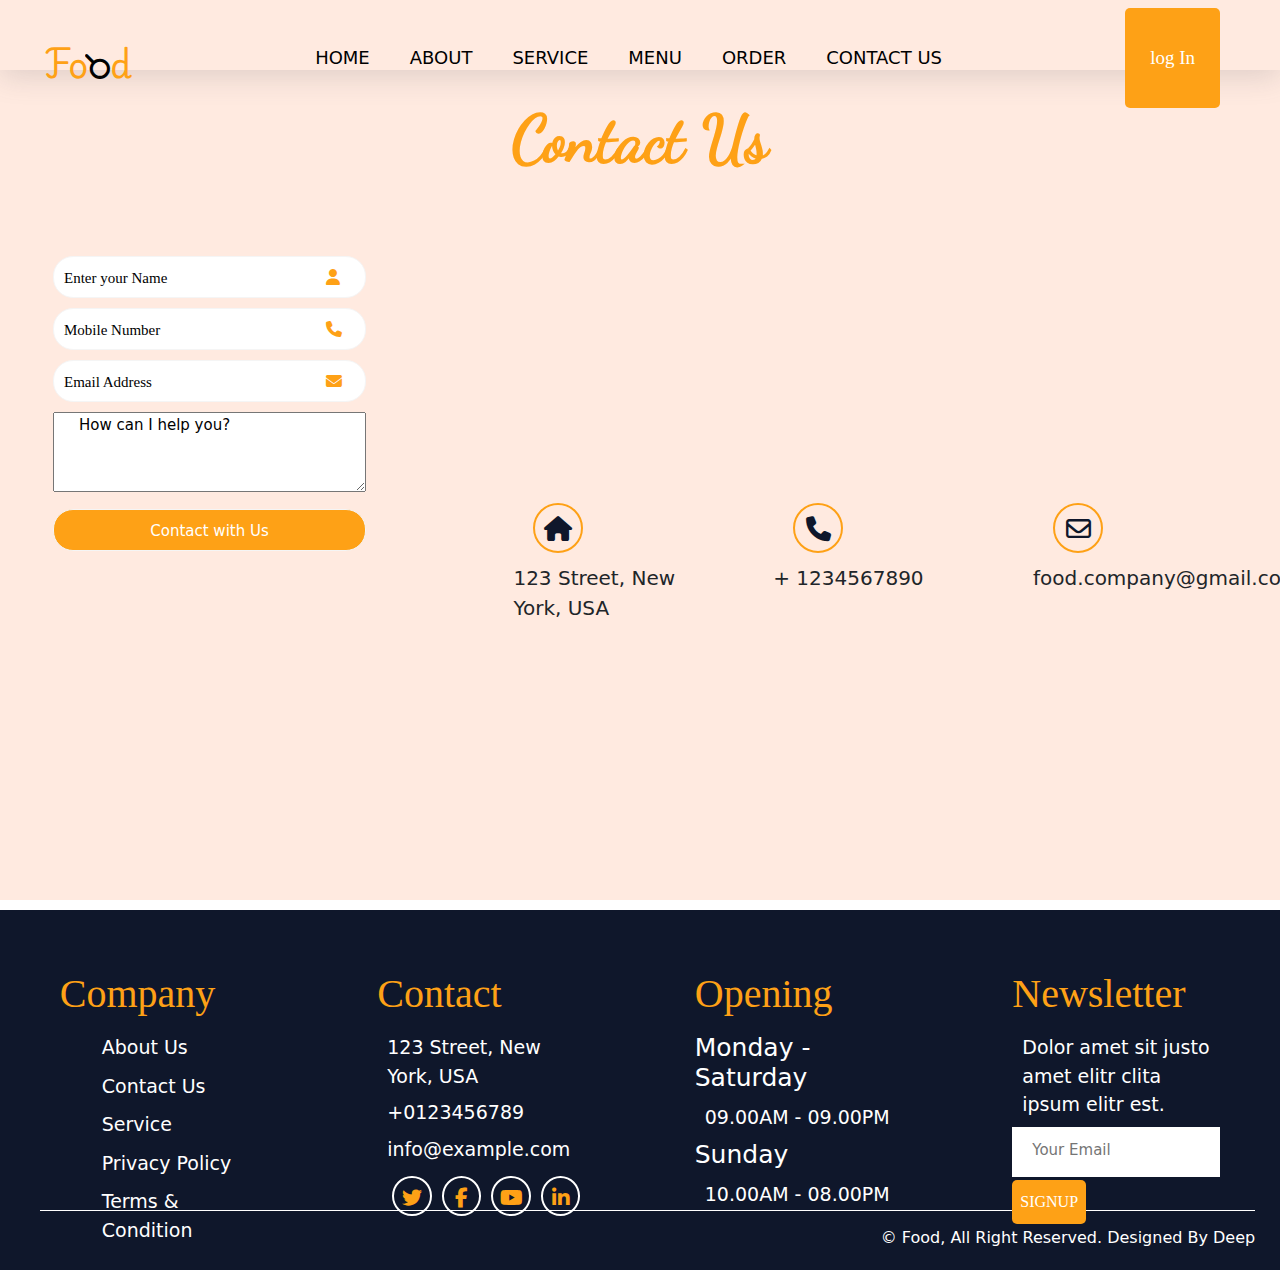
<file: contact_us.html>
<!DOCTYPE html>
<html lang="en">
<head>
    <meta charset="UTF-8">
    <meta name="viewport" content="width=device-width, initial-scale=1.0">
    
    <link rel="stylesheet" href="assets/css/style.css">
    <title>Food</title>
    <link rel="stylesheet" href="https://cdnjs.cloudflare.com/ajax/libs/font-awesome/6.7.2/css/all.min.css" integrity="sha512-Evv84Mr4kqVGRNSgIGL/F/aIDqQb7xQ2vcrdIwxfjThSH8CSR7PBEakCr51Ck+w+/U6swU2Im1vVX0SVk9ABhg==" crossorigin="anonymous" referrerpolicy="no-referrer" />
    <link rel="icon" type="icon" href="assets/image/logo.png">
    <link href="https://cdn.jsdellvr.net/npm/bootstrap@5.3.3/dist/css/bootstrap.min.css" rel="stylesheet" integrity="sha384-QWTKZyjpPEjISv5WaRU9OFeRpok6YctnYmDr5pNlyT2bRjXh0JMhjY6hW+ALEwIH" crossorigin="anonymous">

</head>
<body>
    <section class="first">
        <div class="navbar">
            <h1 class="logo">Fo<i class="fa-solid fa-magnifying-glass fa-flip-both fa-xs"></i>d</h1>
            <ul class="navhover">
               <li id="fli"><a href="index.html">HOME</a></li>
                <li><a href="about_us.html">ABOUT</a></li>
                <li><a href="service.html">SERVICE</a></li>
                <li><a href="menu.html">MENU</a></li>
                <li><a href="order.html">ORDER</a></li>
                <li><a href="contact_us.html">CONTACT US</a></li>
            </ul>
            <ul class="button">
                <li id="signin"><a href="login.html"><button>log In</button></a></li>
            </ul>
        </div>

       <div class="contact_us">
           <div class="content_title">
               <h1>Contact Us</h1>
           </div>
           <div class="content_body">
               <div class="content-left">
                   <form>
                    <div class="input-box">
                       <input type="text" name="name" id="name" placeholder="Enter your Name"><i class="fa-solid fa-user"></i>
                    </div>
                    <div class="input-box">
                       <input type="text" name="name" id="num" placeholder="Mobile Number" required><i class="fa-solid fa-phone"></i>
                    </div>
                    <div class="input-box">
                       <input type="email" name="name" id="email" placeholder="Email Address" required><i class="fa-solid fa-envelope"></i>
                    </div>
                       <textarea placeholder="How can I help you?" id="text"></textarea>
                       <button onclick="return contact()">Contact with Us</button>
                   </form>
               </div>
               <div class="content-right">
                   <div class="loction">
                   <iframe src="https://www.google.com/maps/embed?pb=!1m18!1m12!1m3!1d117910.10395507283!2d88.20891424335935!3d22.553254499999987!2m3!1f0!2f0!3f0!3m2!1i1024!2i768!4f13.1!3m3!1m2!1s0x3a0271de3fbdb269%3A0x753e86928d24828!2sThe%20Saffron%20Tree!5e0!3m2!1sen!2sin!4v1720778957232!5m2!1sen!2sin" width="100%" height="250px" style="border:0;" allowfullscreen="" loading="lazy" referrerpolicy="no-referrer-when-downgrade"></iframe>
                   
                    </div>
                   <div class="contact-items">
                        <div class="cbox">
                            <div class="con-icon">
                                <i class="fa-solid fa-home"></i>
                            </div>
                            <p>123 Street, New York, USA</p>
                        </div>
                        <div class="cbox">
                            <div class="con-icon">
                                <i class="fa-solid fa-phone"></i>
                            </div>
                            <p>+ 1234567890</p>
                        </div>
                        <div class="cbox">
                            <div class="con-icon">
                                <i class="fa-regular fa-envelope"></i>
                            </div>
                            <p>food.company@gmail.com</p>
                        </div>
                   </div>
               </div>
           </div>
       </div>

        <div class="footer">
            <div class="fcon">
                <div class="box">
                    <h1>Company</h1>
                    <ul>
                        <li><a href="about_us.html">About Us</a></li>
                        <li><a href="contact_us.html">Contact Us</a></li>
                        <li><a href="service.html">Service</a></li>
                        <li><a href="">Privacy Policy</a></li>
                        <li><a href="">Terms & Condition</a></li>
                    </ul>
                </div>
                <div class="box">
                    <h1>Contact</h1>
                    <p>123 Street, New York, USA</p>
                    <p>+0123456789</p>
                    <p>info@example.com</p>
                    <div class="contact-icons">
                        <div class="f-icon">
                            <a href=""><i class="fab fa-twitter"></i></a>
                        </div>
                        <div class="f-icon">
                            <a href=""><i class="fab fa-facebook-f"></i></a>
                        </div>
                        <div class="f-icon">
                            <a href=""><i class="fab fa-youtube"></i></a>
                        </div>
                        <div class="f-icon">
                            <a href=""><i class="fab fa-linkedin-in"></i></a>
                        </div>
                    </div>
                </div>
                <div class="box">
                    <h1>Opening</h1>
                    <h3>Monday - Saturday</h3>
                    <p>09.00AM - 09.00PM</p>
                    <h3>Sunday</h3>
                    <p>10.00AM - 08.00PM</p>
                </div>
                <div class="box">
                    <h1>Newsletter</h1>
                    <p>Dolor amet sit justo amet elitr clita ipsum elitr est.</p>
                    <div class="new-input">
                        <input type="email" placeholder="Your Email">
                        <button><a href="login.html">SIGNUP</a></button>
                    </div>
                </div>
            </div>
            <div class="copy">
                <p>&copy; Food, All Right Reserved. Designed By Deep</p>
            </div>
        </div>

    </section>
    <script src="assets/javascript/script.js"></script>
</body>
</html>
</file>
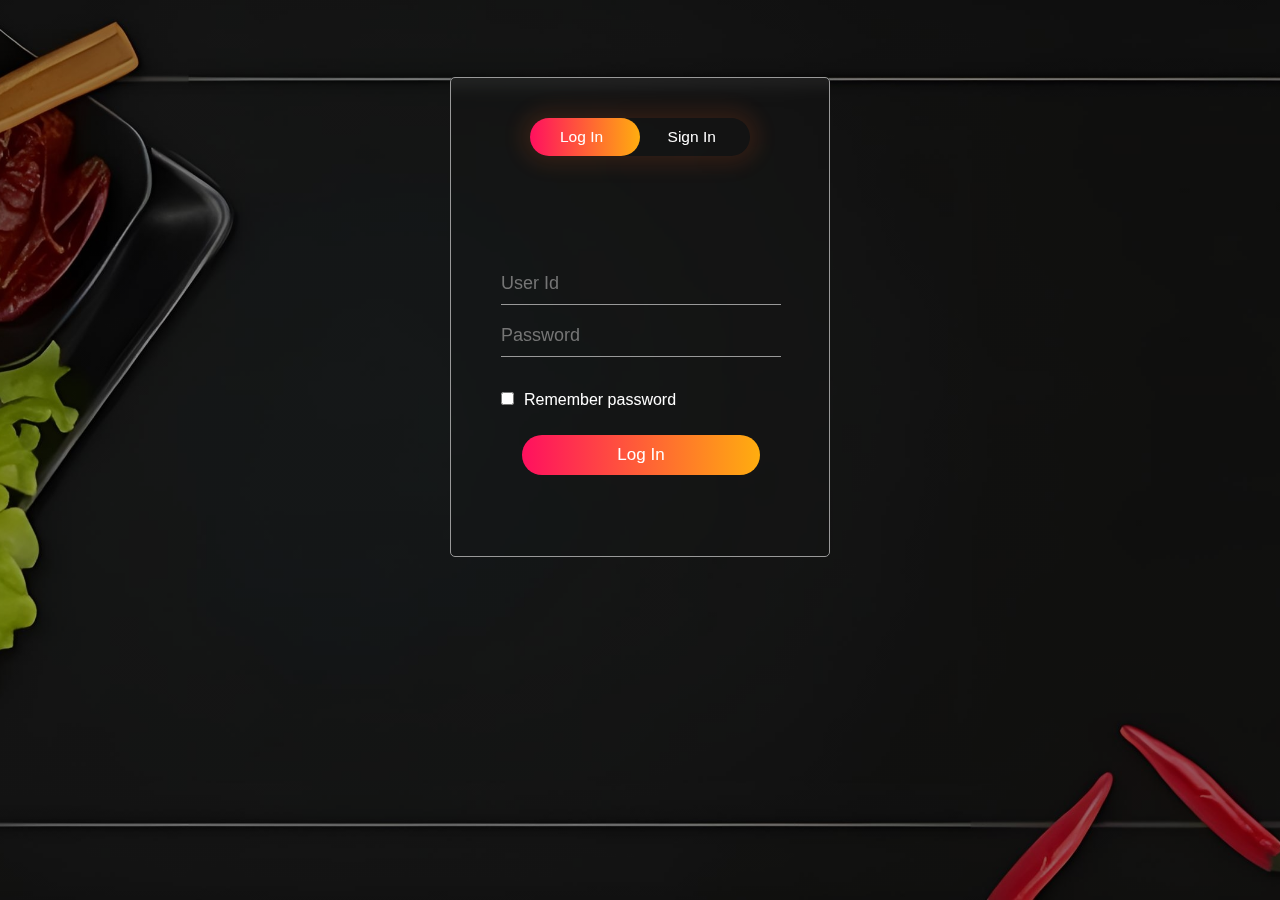
<file: example.html>
<!DOCTYPE html>
<html lang="en">
<head>
    <meta charset="UTF-8">
    <meta name="viewport" content="width=device-width, initial-scale=1.0">
    <title>Document</title>
    <style>
        *{
            padding: 0;
            margin: 0;
            font-family: sans-serif ;
            box-sizing: border-box;
        }
        .hero{
            width: 100%;
            height: 100%;
            background: linear-gradient(rgba(0,0,0,0.4),rgba(0,0,0,0.4)),url("assets/image/backlog.jpg");
            background-position: center;
            background-size: cover;
            position: absolute;
        }
        .form-box{
            width: 380px;
            height: 480px;
            position: relative;
            color: #fff;
            margin: 6% auto;
            background-color: transparent;
            backdrop-filter: blur(10px);
            border: 1px solid #999;
            border-radius: 5px;
            padding: 5px;
            overflow: hidden;
        }
        .button-box{
            width: 220px;
            margin: 35px auto;
            position: relative;
            box-shadow: 0 0 20px 9px #ff61241f;
            border-radius: 30px;

        }
        .toggle-btn{
            padding: 10px 30px;
            cursor: pointer;
            background: transparent;
            border: 0;
            outline: none;
            color: #fff;
            font-size: 15.5px;
            position: relative;
        }
        #btn{
            top: 0;
            left: 0;
            position: absolute;
            width: 110px;
            height: 100%;
            background: linear-gradient(to right, #ff105f,#ffad0f);
            border-radius: 30px;
            transition: 0.5s;

        }
        .input-group{
            top: 180px;
            position: absolute;
            width: 280px;
            transition: 0.5s;
        }
        .input-field{
            width: 100%;
            padding: 10px 0;
            margin: 5px 0px;
            border-top: 0;
            border-left: 0;
            color: #fff;
            font-size: 18px;
            border-right: 0;
            border-bottom: 1px solid #999;
            outline: none;
            background: transparent;
        }
        .submit-btn{
            width: 85%;
            padding: 10px 30px;
            cursor: pointer;
            display: block;
            margin: auto;
            background: linear-gradient(to right, #ff105f,#ffad0f);
            border: 0;
            outline: none;
            border-radius: 30px;
            color: #fff;
            font-size: 17px;
        }
        .check-box{
            margin: 30px 10px 30px 0px;
        }
        .check-box span{
            color: #777;
            font-size: 12px;
            bottom: 68px;
            position: absolute;
        }
        #login{
            left: 50px;
        }
        #signin{
            left: 450px;
        }

    </style>
</head>
<body>
    <div class="hero">
        <div class="form-box">
            <div class="button-box">
                <div id="btn"></div>
                <button class="toggle-btn" onclick="login()">Log In</button>
                <button class="toggle-btn" onclick="signin()">Sign In</button>
            </div>
            <form class="input-group" id="login">
                <input type="text" class="input-field" placeholder="User Id" id="ui">
                <input type="password" class="input-field" placeholder="Password" id="pass">
                <input type="checkbox" class="check-box"><span>Remember password</span>
                <button type="submit" class="submit-btn"  onclick="return log();">Log In</button>
            </form>
            <form class="input-group" id="signin">
                <input type="text" class="input-field" placeholder="User Id" id="user">
                <input type="email" class="input-field" placeholder="Enter email" id="email">
                <input type="password" class="input-field" placeholder="Password" id="pass">
                <input type="checkbox" class="check-box"><span>I agree to the Terms & Conditions.</span>
                <button type="submit" class="submit-btn" onclick="return sign();">Sign In</button>
            </form>
        </div>
    </div>
    <script src="assets/javascript/script.js"></script>
</body>
</html>
</file>
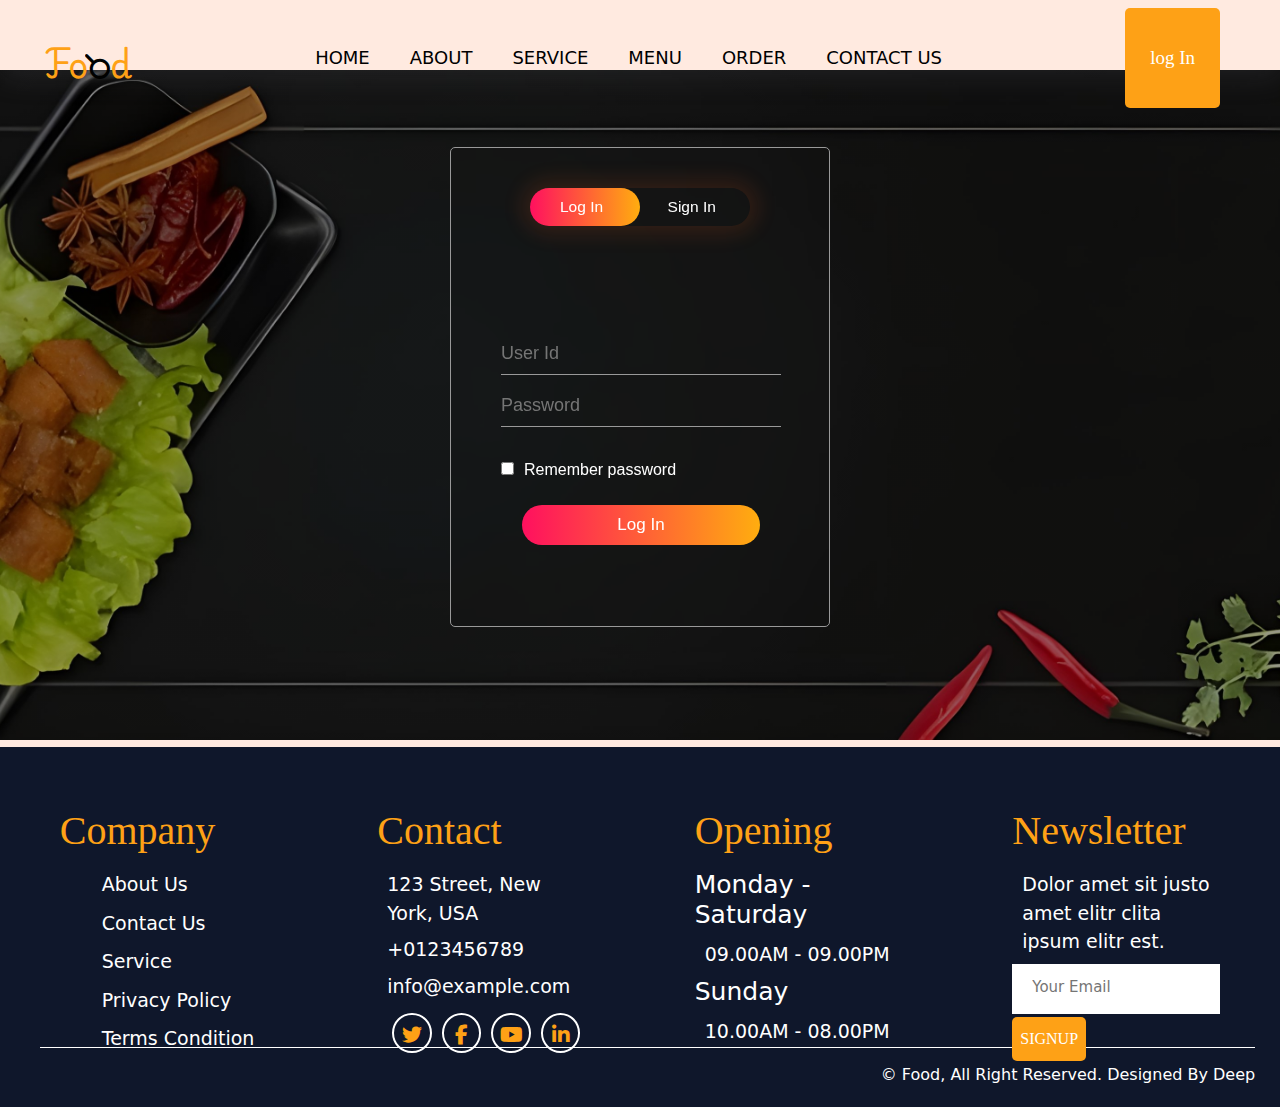
<file: login.html>
<!DOCTYPE html>
<html lang="en">
<head>
    <meta charset="UTF-8">
    <meta name="viewport" content="width=device-width, initial-scale=1.0">
    
    <link rel="stylesheet" href="assets/css/style.css">

    <title>Food</title>
    <link rel="stylesheet" href="https://cdnjs.cloudflare.com/ajax/libs/font-awesome/6.7.2/css/all.min.css" integrity="sha512-Evv84Mr4kqVGRNSgIGL/F/aIDqQb7xQ2vcrdIwxfjThSH8CSR7PBEakCr51Ck+w+/U6swU2Im1vVX0SVk9ABhg==" crossorigin="anonymous" referrerpolicy="no-referrer" />
    <link rel="icon" type="icon" href="assets/image/logo.png">
    <link href="https://cdn.jsdellvr.net/npm/bootstrap@5.3.3/dist/css/bootstrap.min.css" rel="stylesheet" integrity="sha384-QWTKZyjpPEjISv5WaRU9OFeRpok6YctnYmDr5pNlyT2bRjXh0JMhjY6hW+ALEwIH" crossorigin="anonymous">

</head>
<body>
    <section class="first">
        <div class="navbar">
            <h1 class="logo">Fo<i class="fa-solid fa-magnifying-glass fa-flip-both fa-xs"></i>d</h1>
            <ul class="navhover">
                <li id="fli"><a href="index.html">HOME</a></li>
                <li><a href="about_us.html">ABOUT</a></li>
                <li><a href="service.html">SERVICE</a></li>
                <li><a href="menu.html">MENU</a></li>
                <li><a href="order.html">ORDER</a></li>
                <li><a href="contact_us.html">CONTACT US</a></li>
            </ul>
            <ul class="button">
                <li id="signin"><a href="login.html"><button>log In</button></a></li>

            </ul>
        </div>

        <iframe src="example.html" height="670px" width="100%" style="padding: 0;border: none;margin: 0;"></iframe>

        <div class="footer" id="login-footer">
            <div class="fcon">
                <div class="box">
                    <h1>Company</h1>
                    <ul>
                        <li><a href="about_us.html">About Us</a></li>
                        <li><a href="contact_us.html">Contact Us</a></li>
                        <li><a href="service.html">Service</a></li>
                        <li><a href="">Privacy Policy</a></li>
                        <li><a href="">Terms  Condition</a></li>
                    </ul>
                </div>
                <div class="box">
                    <h1>Contact</h1>
                    <p>123 Street, New York, USA</p>
                    <p>+0123456789</p>
                    <p>info@example.com</p>
                    <div class="contact-icons">
                        <div class="f-icon">
                            <a href=""><i class="fab fa-twitter"></i></a>
                        </div>
                        <div class="f-icon">
                            <a href=""><i class="fab fa-facebook-f"></i></a>
                        </div>
                        <div class="f-icon">
                            <a href=""><i class="fab fa-youtube"></i></a>
                        </div>
                        <div class="f-icon">
                            <a href=""><i class="fab fa-linkedin-in"></i></a>
                        </div>
                    </div>
                </div>
                <div class="box">
                    <h1>Opening</h1>
                    <h3>Monday - Saturday</h3>
                    <p>09.00AM - 09.00PM</p>
                    <h3>Sunday</h3>
                    <p>10.00AM - 08.00PM</p>
                </div>
                <div class="box">
                    <h1>Newsletter</h1>
                    <p>Dolor amet sit justo amet elitr clita ipsum elitr est.</p>
                    <div class="new-input">
                        <input type="email" placeholder="Your Email">
                        <button><a href="login.html">SIGNUP</a></button>
                    </div>
                </div>
            </div>
            <div class="copy">
                <p>&copy; Food, All Right Reserved. Designed By Deep</p>
            </div>
        </div>

    </section>
    <script src="assets/javascript/script.js"></script>
</body>
</html>
</file>
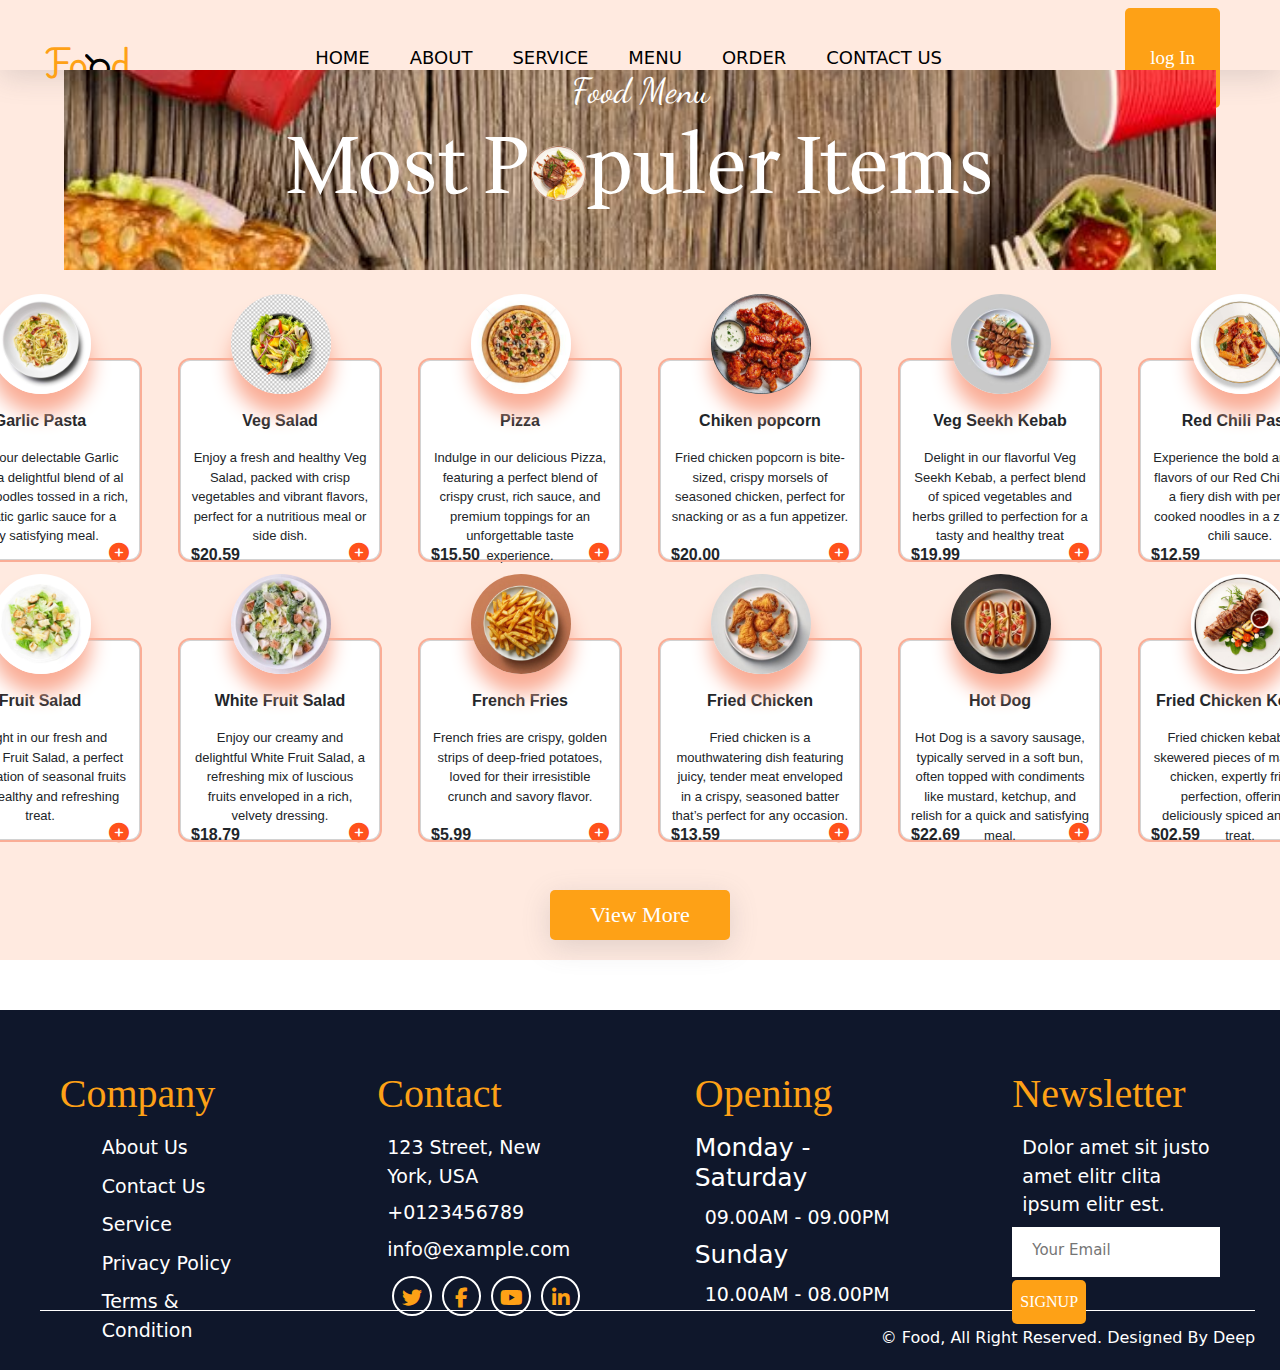
<file: menu.html>
<!DOCTYPE html>
<html lang="en">
<head>
    <meta charset="UTF-8">
    <meta name="viewport" content="width=device-width, initial-scale=1.0">
    
    <link rel="stylesheet" href="assets/css/style.css">

    <title>Food</title>
    <link rel="stylesheet" href="https://cdnjs.cloudflare.com/ajax/libs/font-awesome/6.7.2/css/all.min.css" integrity="sha512-Evv84Mr4kqVGRNSgIGL/F/aIDqQb7xQ2vcrdIwxfjThSH8CSR7PBEakCr51Ck+w+/U6swU2Im1vVX0SVk9ABhg==" crossorigin="anonymous" referrerpolicy="no-referrer" />
    <link rel="icon" type="icon" href="assets/image/logo.png">
    <link href="https://cdn.jsdellvr.net/npm/bootstrap@5.3.3/dist/css/bootstrap.min.css" rel="stylesheet" integrity="sha384-QWTKZyjpPEjISv5WaRU9OFeRpok6YctnYmDr5pNlyT2bRjXh0JMhjY6hW+ALEwIH" crossorigin="anonymous">

</head>
<body>
    <section class="first">
        <div class="navbar">
            <h1 class="logo">Fo<i class="fa-solid fa-magnifying-glass fa-flip-both fa-xs"></i>d</h1>
            <ul class="navhover">
               <li id="fli"><a href="index.html">HOME</a></li>
                <li><a href="about_us.html">ABOUT</a></li>
                <li><a href="service.html">SERVICE</a></li>
                <li><a href="menu.html">MENU</a></li>
                <li><a href="order.html">ORDER</a></li>
                <li><a href="contact_us.html">CONTACT US</a></li>
            </ul>
            <ul class="button">
                <li id="signin"><a href="login.html"><button>log In</button></a></li>

            </ul>
        </div>

        <div class="category">
            <div class="list-items">
                <div class="menu-tital-bar">
                    <h3>Food Menu</h3>
                    <h1>Most P<img src="assets/image/image2.jpg"> puler Items</h1>
                </div>
                <div class="card-list">
                    <div class="card">
                        <img src="assets/image/image10.jpg">
                        <div class="food-title">
                            <h1>Garlic Pasta</h1>
                        </div>
                        <div class="desc-food">
                            <p>Savor our delectable Garlic Pasta, a delightful blend of al dente noodles tossed in a rich, aromatic garlic sauce for a truly satisfying meal.</p>
                        </div>
                        <div class="price">
                            <span>$8.99</span><span><i class="fa-solid fa-circle-plus"></i></span>
                        </div>
                    </div>
                    <div class="card">
                        <img src="assets/image/image3.jpg">
                        <div class="food-title">
                            <h1>Veg Salad</h1>
                        </div>
                        <div class="desc-food">
                            <p>Enjoy a fresh and healthy Veg Salad, packed with crisp vegetables and vibrant flavors, perfect for a nutritious meal or side dish.</p>
                        </div>
                        <div class="price">
                            <span>$20.59</span><span><i class="fa-solid fa-circle-plus"></i></span>
                        </div>
                    </div>
                    <div class="card">
                        <img src="assets/image/image8.jpg">
                        <div class="food-title">
                            <h1>Pizza</h1>
                        </div>
                        <div class="desc-food">
                            <p>Indulge in our delicious Pizza, featuring a perfect blend of crispy crust, rich sauce, and premium toppings for an unforgettable taste experience.</p>
                        </div>
                        <div class="price">
                            <span>$15.50</span><span><i class="fa-solid fa-circle-plus"></i></span>
                        </div>
                    </div>
                    <div class="card">
                        <img src="assets/image/image4.jpg">
                        <div class="food-title">
                            <h1>Chiken popcorn</h1>
                        </div>
                        <div class="desc-food">
                            <p>Fried chicken popcorn is bite-sized, crispy morsels of seasoned chicken, perfect for snacking or as a fun appetizer.</p>
                        </div>
                        <div class="price">
                            <span>$20.00</span><span><i class="fa-solid fa-circle-plus"></i></span>
                        </div>
                    </div>
                    <div class="card">
                        <img src="assets/image/image6.jpg">
                        <div class="food-title">
                            <h1>Veg Seekh Kebab</h1>
                        </div>
                        <div class="desc-food">
                            <p>Delight in our flavorful Veg Seekh Kebab, a perfect blend of spiced vegetables and herbs grilled to perfection for a tasty and healthy treat</p>
                        </div>
                        <div class="price">
                            <span>$19.99</span><span><i class="fa-solid fa-circle-plus"></i></span>
                        </div>
                    </div>
                    <div class="card">
                        <img src="assets/image/image12.jpg">
                        <div class="food-title">
                            <h1>Red Chili Pasta</h1>
                        </div>
                        <div class="desc-food">
                            <p>Experience the bold and spicy flavors of our Red Chili Pasta, a fiery dish with perfectly cooked noodles in a zesty red chili sauce.</p>
                        </div>
                        <div class="price">
                            <span>$12.59</span><span><i class="fa-solid fa-circle-plus"></i></span>
                        </div>
                    </div>
                    <div class="card">
                        <img src="assets/image/image14.jpg">
                        <div class="food-title">
                            <h1>Fruit Salad</h1>
                        </div>
                        <div class="desc-food">
                            <p>Delight in our fresh and colorful Fruit Salad, a perfect combination of seasonal fruits for a healthy and refreshing treat.</p>
                        </div>
                        <div class="price">
                            <span>$15.59</span><span><i class="fa-solid fa-circle-plus"></i></span>
                        </div>
                    </div>
                    <div class="card">
                        <img src="assets/image/image15.jpg">
                        <div class="food-title">
                            <h1>White Fruit Salad</h1>
                        </div>
                        <div class="desc-food">
                            <p>Enjoy our creamy and delightful White Fruit Salad, a refreshing mix of luscious fruits enveloped in a rich, velvety dressing.</p>
                        </div>
                        <div class="price">
                            <span>$18.79</span><span><i class="fa-solid fa-circle-plus"></i></span>
                        </div>
                    </div>
                    <div class="card">
                        <img src="assets/image/image16.jpg">
                        <div class="food-title">
                            <h1>French Fries</h1>
                        </div>
                        <div class="desc-food">
                            <p>French fries are crispy, golden strips of deep-fried potatoes, loved for their irresistible crunch and savory flavor.</p>
                        </div>
                        <div class="price">
                            <span>$5.99</span><span><i class="fa-solid fa-circle-plus"></i></span>
                        </div>
                    </div>
                    <div class="card">
                        <img src="assets/image/image17.jpg">
                        <div class="food-title">
                            <h1>Fried Chicken</h1>
                        </div>
                        <div class="desc-food">
                            <p>Fried chicken is a mouthwatering dish featuring juicy, tender meat enveloped in a crispy, seasoned batter that’s perfect for any occasion.</p>
                        </div>
                        <div class="price">
                            <span>$13.59</span><span><i class="fa-solid fa-circle-plus"></i></span>
                        </div>
                    </div>
                    <div class="card">
                        <img src="assets/image/image18.jpg">
                        <div class="food-title">
                            <h1> Hot Dog </h1>
                        </div>
                        <div class="desc-food">
                            <p>
                                Hot Dog is a savory sausage, typically served in a soft bun, often topped with condiments like mustard, ketchup, and relish for a quick and satisfying meal.</p>
                        </div>
                        <div class="price">
                            <span>$22.69</span><span><i class="fa-solid fa-circle-plus"></i></span>
                        </div>
                    </div>
                    <div class="card">
                        <img src="assets/image/image20.jpg">
                        <div class="food-title">
                            <h1>Fried Chicken Kebabs</h1>
                        </div>
                        <div class="desc-food">
                            <p>Fried chicken kebabs are skewered pieces of marinated chicken, expertly fried to perfection, offering a deliciously spiced and juicy treat.</p>
                        </div>
                        <div class="price">
                            <span>$02.59</span><span><i class="fa-solid fa-circle-plus"></i></span>
                        </div>
                    </div>
                </div>
                <div class="see-more-btn">
                    <button>View More</button>
                </div>
            </div>
        </div>

        <div class="footer">
            <div class="fcon">
                <div class="box">
                    <h1>Company</h1>
                    <ul>
                        <li><a href="about_us.html">About Us</a></li>
                        <li><a href="contact_us.html">Contact Us</a></li>
                        <li><a href="service.html">Service</a></li>
                        <li><a href="">Privacy Policy</a></li>
                        <li><a href="">Terms & Condition</a></li>
                    </ul>
                </div>
                <div class="box">
                    <h1>Contact</h1>
                    <p>123 Street, New York, USA</p>
                    <p>+0123456789</p>
                    <p>info@example.com</p>
                    <div class="contact-icons">
                        <div class="f-icon">
                            <a href=""><i class="fab fa-twitter"></i></a>
                        </div>
                        <div class="f-icon">
                            <a href=""><i class="fab fa-facebook-f"></i></a>
                        </div>
                        <div class="f-icon">
                            <a href=""><i class="fab fa-youtube"></i></a>
                        </div>
                        <div class="f-icon">
                            <a href=""><i class="fab fa-linkedin-in"></i></a>
                        </div>
                    </div>
                </div>
                <div class="box">
                    <h1>Opening</h1>
                    <h3>Monday - Saturday</h3>
                    <p>09.00AM - 09.00PM</p>
                    <h3>Sunday</h3>
                    <p>10.00AM - 08.00PM</p>
                </div>
                <div class="box">
                    <h1>Newsletter</h1>
                    <p>Dolor amet sit justo amet elitr clita ipsum elitr est.</p>
                    <div class="new-input">
                        <input type="email" placeholder="Your Email">
                        <button><a href="login.html">SIGNUP</a></button>
                    </div>
                </div>
            </div>
            <div class="copy">
                <p>&copy; Food, All Right Reserved. Designed By Deep</p>
            </div>
        </div>

    </section>
</body>
</html>
</file>
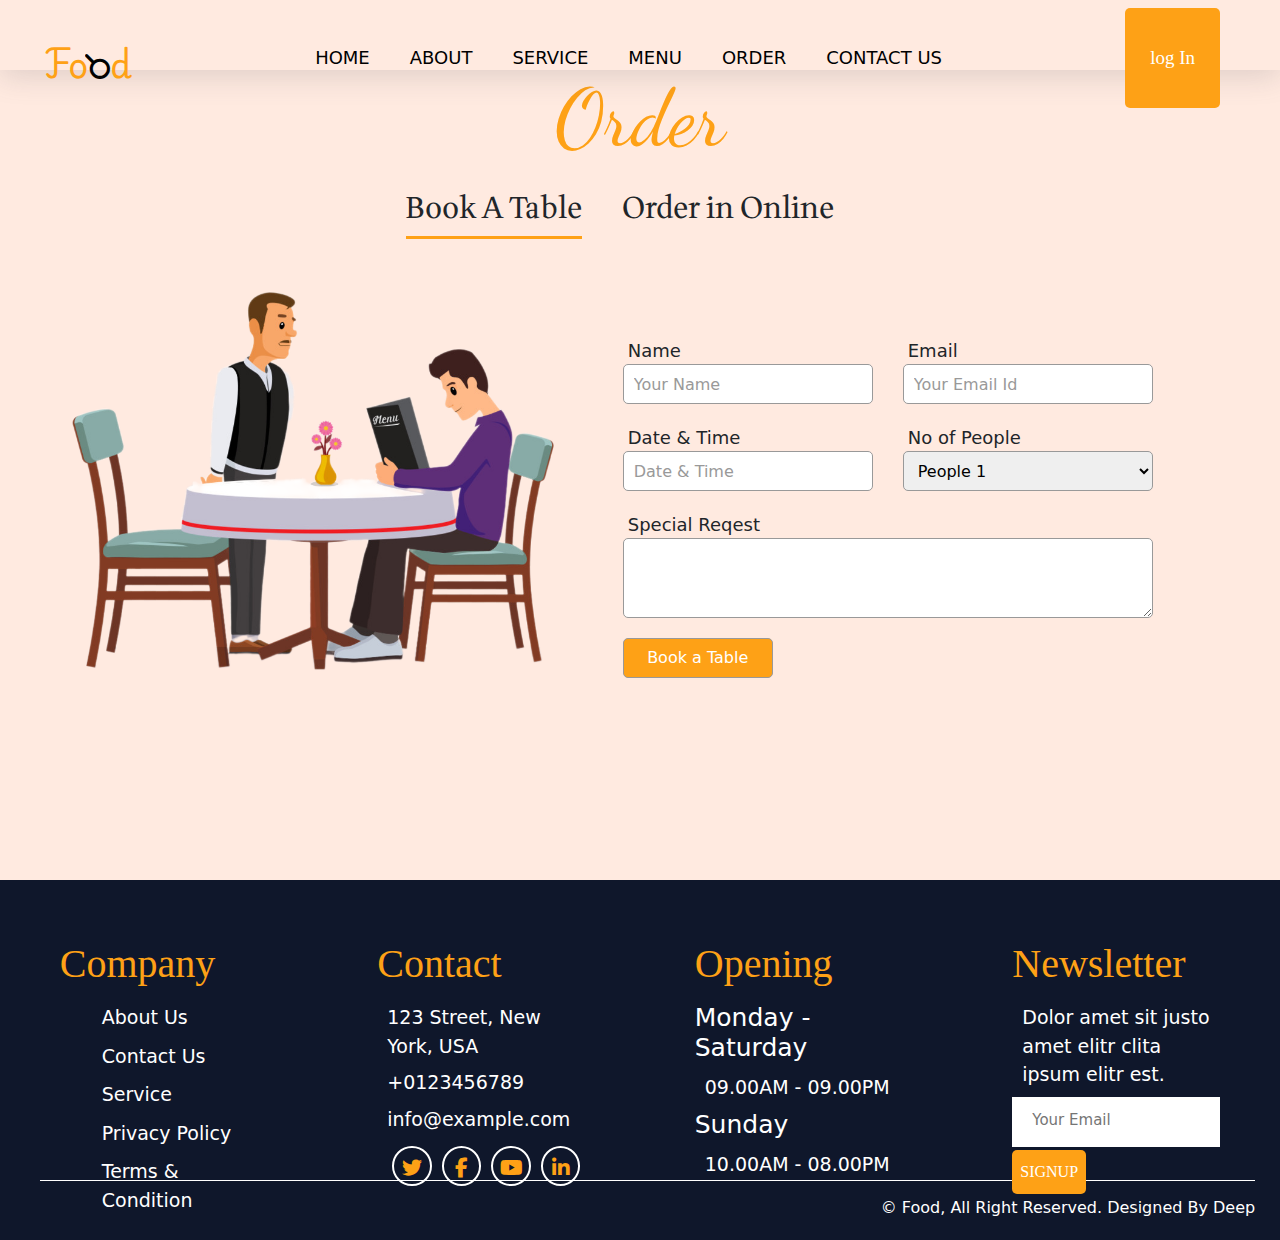
<file: order.html>
<!DOCTYPE html>
<html lang="en">
<head>
    <meta charset="UTF-8">
    <meta name="viewport" content="width=device-width, initial-scale=1.0">
    
    <link rel="stylesheet" href="assets/css/style.css">
    <title>Food</title>
    <link rel="stylesheet" href="https://cdnjs.cloudflare.com/ajax/libs/font-awesome/6.7.2/css/all.min.css" integrity="sha512-Evv84Mr4kqVGRNSgIGL/F/aIDqQb7xQ2vcrdIwxfjThSH8CSR7PBEakCr51Ck+w+/U6swU2Im1vVX0SVk9ABhg==" crossorigin="anonymous" referrerpolicy="no-referrer" />
    <link rel="icon" type="icon" href="assets/image/logo.png">
    <link href="https://cdn.jsdellvr.net/npm/bootstrap@5.3.3/dist/css/bootstrap.min.css" rel="stylesheet" integrity="sha384-QWTKZyjpPEjISv5WaRU9OFeRpok6YctnYmDr5pNlyT2bRjXh0JMhjY6hW+ALEwIH" crossorigin="anonymous">

</head>
<body>
    <section class="first">
        <div class="navbar">
            <h1 class="logo">Fo<i class="fa-solid fa-magnifying-glass fa-flip-both fa-xs"></i>d</h1>
            <ul class="navhover">
               <li id="fli"><a href="index.html">HOME</a></li>
                <li><a href="about_us.html">ABOUT</a></li>
                <li><a href="service.html">SERVICE</a></li>
                <li><a href="menu.html">MENU</a></li>
                <li><a href="order.html">ORDER</a></li>
                <li><a href="contact_us.html">CONTACT US</a></li>
            </ul>
            <ul class="button">
                <li id="signin"><a href="login.html"><button>log In</button></a></li>

            </ul>
        </div>

        <div class="order">
            <h1 class="order-con">Order</h1>
            <div class="tab-titles">
               <p class="tab-links active-link" onclick="opentab('skills')">Book A Table</p>
               <p class="tab-links" onclick="opentab('experience')">Order in Online</p>
            </div>
            <div class="tab-contents active-tab" id="skills">
               <div class="oredr-forms">
                <div class="order-image">
                    <img src="assets/image/bookatable.png">
                </div>
                <div class="first-order-form">
                    <form>
                        <label>Name</label><label>Email</label>
                        <input type="text" id="name" placeholder="Your Name" >
                        <input type="email" id="email" placeholder="Your Email Id" >
                        
                        <label>Date & Time</label><label>No of People</label>
                        <input type="text" placeholder="Date & Time" id="dt" >
                        <select>
                            <option value="1">People 1</option>
                            <option value="2">People 2</option>
                            <option value="3">People 3</option>
                            <option value="4">People 4</option>

                        </select>
                        <label>Special Reqest</label><label></label>
                        <textarea placeholder="Special Reqest">

                        </textarea><br>

                        <button onclick="return bat();">Book a Table</button>
                    </form>
                </div>
               </div>
           </div>
           <div class="tab-contents" id="experience">
            <div class="oredr-forms">
                <div class="first-order-form online-order">
                    <form>
                        <label>Name</label><label>Adderss</label>
                        <input type="text"  id="oname" placeholder="Your Name">
                        <input type="text" placeholder="Your Adderss" id="text">
                        
                        <label>Phone Number</label><label>Email</label>
                        <input type="text" placeholder="Your Phone Number" id="num">
                        <input type="email" placeholder="Your Email Id" id="oemail">
                        
                        <label>Your Order</label><label>How Much</label>
                        <input type="text" placeholder="Your Order" id="iname">
                        <input type="text" placeholder="Hoy Many Order" id="order">
                        
                        <button onclick="return online();">Order Now</button>
                    </form>
                </div>
                
                <div class="order-image online-image">
                    <img src="assets/image/onlineorder.png">
                </div>
               </div>
           </div>  
            
       </div>

        <div class="footer">
            <div class="fcon">
                <div class="box">
                    <h1>Company</h1>
                    <ul>
                        <li><a href="about_us.html">About Us</a></li>
                        <li><a href="contact_us.html">Contact Us</a></li>
                        <li><a href="service.html">Service</a></li>
                        <li><a href="">Privacy Policy</a></li>
                        <li><a href="">Terms & Condition</a></li>
                    </ul>
                </div>
                <div class="box">
                    <h1>Contact</h1>
                    <p>123 Street, New York, USA</p>
                    <p>+0123456789</p>
                    <p>info@example.com</p>
                    <div class="contact-icons">
                        <div class="f-icon">
                            <a href=""><i class="fab fa-twitter"></i></a>
                        </div>
                        <div class="f-icon">
                            <a href=""><i class="fab fa-facebook-f"></i></a>
                        </div>
                        <div class="f-icon">
                            <a href=""><i class="fab fa-youtube"></i></a>
                        </div>
                        <div class="f-icon">
                            <a href=""><i class="fab fa-linkedin-in"></i></a>
                        </div>
                    </div>
                </div>
                <div class="box">
                    <h1>Opening</h1>
                    <h3>Monday - Saturday</h3>
                    <p>09.00AM - 09.00PM</p>
                    <h3>Sunday</h3>
                    <p>10.00AM - 08.00PM</p>
                </div>
                <div class="box">
                    <h1>Newsletter</h1>
                    <p>Dolor amet sit justo amet elitr clita ipsum elitr est.</p>
                    <div class="new-input">
                        <input type="email" placeholder="Your Email">
                        <button><a href="login.html">SIGNUP</a></button>
                    </div>
                </div>
            </div>
            <div class="copy">
                <p>&copy; Food, All Right Reserved. Designed By Deep</p>
            </div>
        </div>

    </section>
    <script>
    //    var tablinks = document.getElementsByClassName("tab-links");
    // var tabcontents = document.getElementsByClassName("tab-contents");
    // function opentab(tabname){
    //     for(tablink of tablinks){
    //         tablink.classList.remove("active-link");
    //     }
    //     for(tabcontent of tabcontents){
    //         tabcontent.classList.remove("active-tab");
    //     }
    //     event.currentTarget.classList.add("active-link");
    //     document.getElementById(tabname).classList.add("active-tab");
    // }
    </script>
    <script src="assets/javascript/script.js"></script>
</body>
</html>
</file>
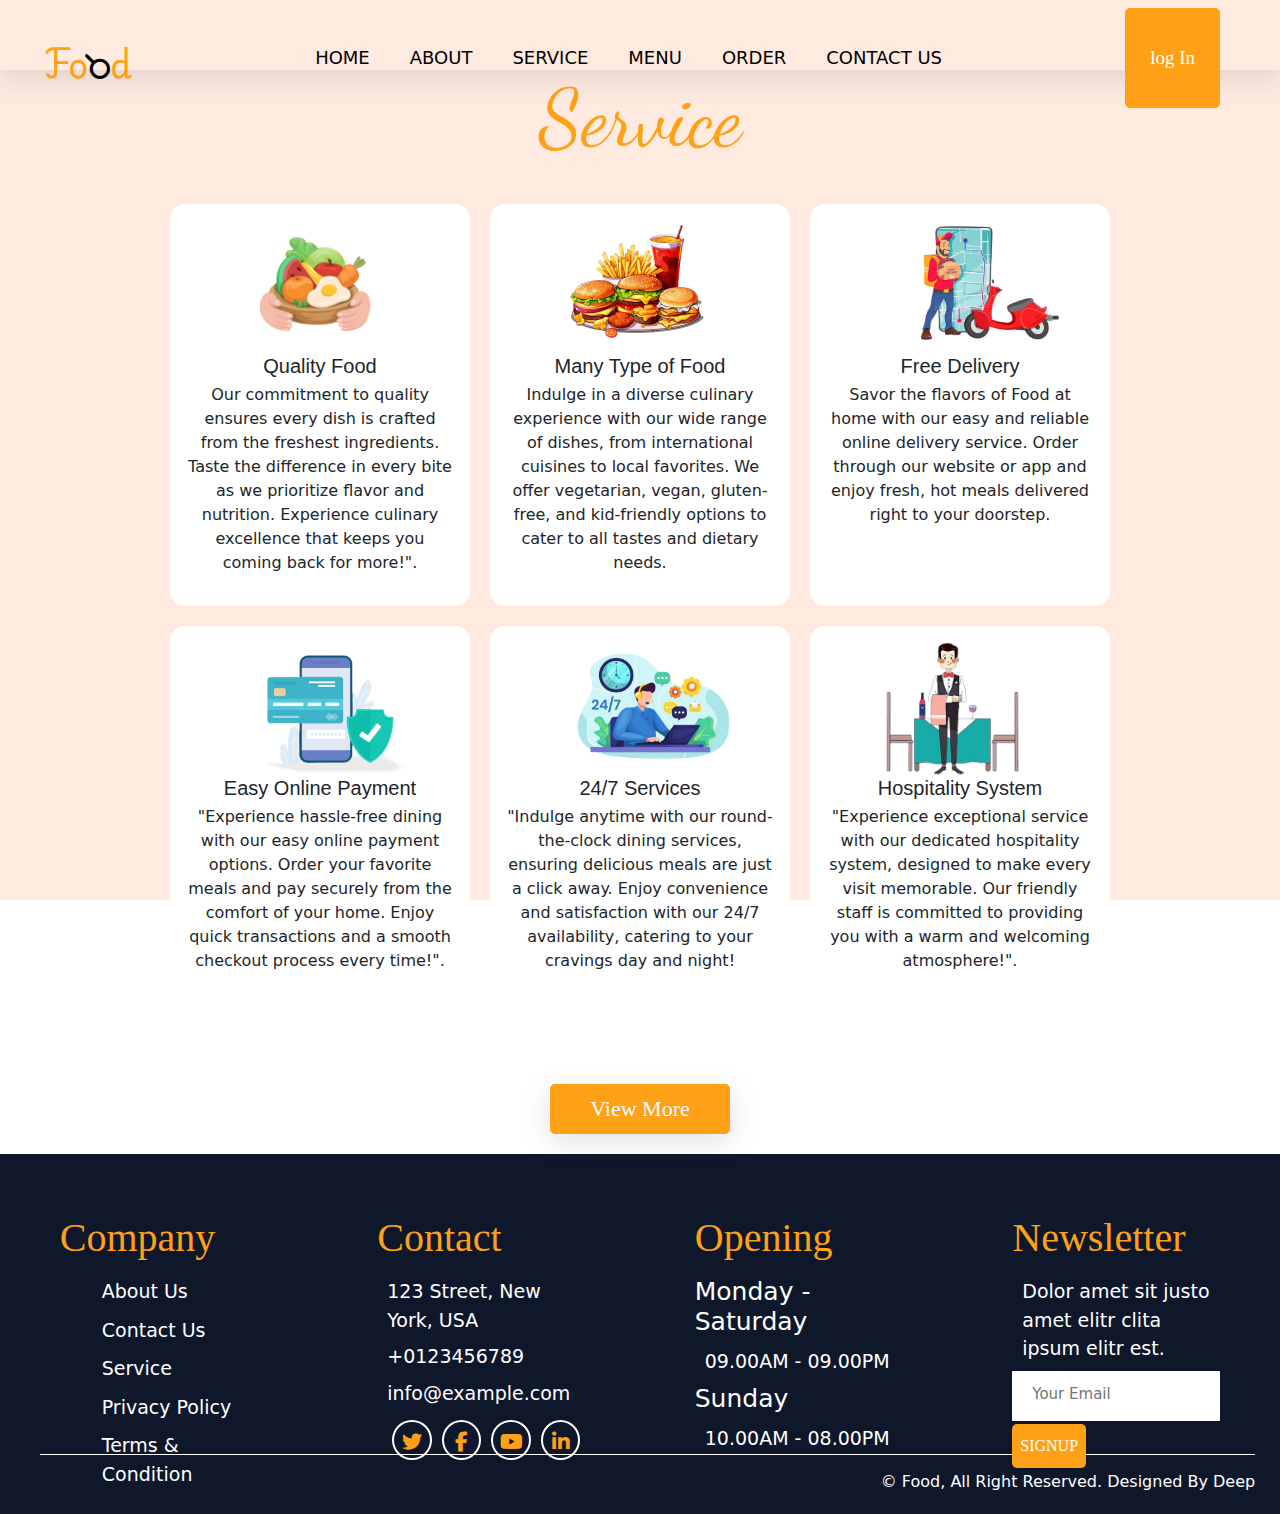
<file: service.html>
<!DOCTYPE html>
<html lang="en">
<head>
    <meta charset="UTF-8">
    <meta name="viewport" content="width=device-width, initial-scale=1.0">
    
    <link rel="stylesheet" href="assets/css/style.css">
    <link rel="stylesheet" href="https://cdnjs.cloudflare.com/ajax/libs/font-awesome/6.7.2/css/all.min.css" integrity="sha512-Evv84Mr4kqVGRNSgIGL/F/aIDqQb7xQ2vcrdIwxfjThSH8CSR7PBEakCr51Ck+w+/U6swU2Im1vVX0SVk9ABhg==" crossorigin="anonymous" referrerpolicy="no-referrer" />
    <title>Food</title>
    <link rel="icon" type="icon" href="assets/image/logo.png">
    <link href="https://cdn.jsdellvr.net/npm/bootstrap@5.3.3/dist/css/bootstrap.min.css" rel="stylesheet" integrity="sha384-QWTKZyjpPEjISv5WaRU9OFeRpok6YctnYmDr5pNlyT2bRjXh0JMhjY6hW+ALEwIH" crossorigin="anonymous">

</head>
<body>
    <section class="first">
        <div class="navbar">
            <h1 class="logo">Fo<i class="fa-solid fa-magnifying-glass fa-flip-both fa-xs"></i>d</h1>
            <ul class="navhover">
                <li id="fli"><a href="index.html">HOME</a></li>
                <li><a href="about_us.html">ABOUT</a></li>
                <li><a href="service.html">SERVICE</a></li>
                <li><a href="menu.html">MENU</a></li>
                <li><a href="order.html">ORDER</a></li>
                <li><a href="contact_us.html">CONTACT US</a></li>
            </ul>
            <ul class="button">
                <li id="signin"><a href="login.html"><button>log In</button></a></li>

            </ul>
        </div>
        <div class="services-title">
            <h1>Service</h1>
        </div>
        <div class="srevices">
            <div class="services-box">
                <img src="assets/image/Hfood.png" alt="Healty Foods">
                <h3>Quality Food</h3>
                <p>Our commitment to quality ensures every dish is crafted from the freshest ingredients. Taste the difference in every bite as we prioritize flavor and nutrition. Experience culinary excellence that keeps you coming back for more!".</p>
             </div>
            <div class="services-box">
                <img src="assets/image/vfood.png" alt="Healty Foods">
                <h3>Many Type of Food</h3>
                <p>Indulge in a diverse culinary experience with our wide range of dishes, from international cuisines to local favorites. We offer vegetarian, vegan, gluten-free, and kid-friendly options to cater to all tastes and dietary needs.</p>
            </div>
            <div class="services-box">
                <img src="assets/image/freedelivery.png" alt="free deliver">
                <h3>Free Delivery</h3>
                <p>Savor the flavors of Food at home with our easy and reliable online delivery service. Order through our website or app and enjoy fresh, hot meals delivered right to your doorstep.</p>
            </div>
            <div class="services-box">
                <img src="assets/image/epay.png" alt="Easy Online Payment ">
                <h3>Easy Online Payment </h3>
                <p>"Experience hassle-free dining with our easy online payment options. Order your favorite meals and pay securely from the comfort of your home. Enjoy quick transactions and a smooth checkout process every time!".</p>
            </div>
            <div class="services-box">
                <img src="assets/image/247.png" alt="24/7 services">
                <h3>24/7 Services</h3>
                <p>"Indulge anytime with our round-the-clock dining services, ensuring delicious meals are just a click away. Enjoy convenience and satisfaction with our 24/7 availability, catering to your cravings day and night!</p>
            </div>

            <div class="services-box">
                <img src="assets/image/hsystem.png" alt="Healty Foods">
                <h3>Hospitality System</h3>
                <p>"Experience exceptional service with our dedicated hospitality system, designed to make every visit memorable. Our friendly staff is committed to providing you with a warm and welcoming atmosphere!".</p>
            </div>
        </div>
        <div class="see-more-btn">
            <button>View More</button>
        </div>
        <div class="footer">
            <div class="fcon">
                <div class="box">
                    <h1>Company</h1>
                    <ul>
                        <li><a href="about_us.html">About Us</a></li>
                        <li><a href="contact_us.html">Contact Us</a></li>
                        <li><a href="service.html">Service</a></li>
                        <li><a href="">Privacy Policy</a></li>
                        <li><a href="">Terms & Condition</a></li>
                    </ul>
                </div>
                <div class="box">
                    <h1>Contact</h1>
                    <p>123 Street, New York, USA</p>
                    <p>+0123456789</p>
                    <p>info@example.com</p>
                    <div class="contact-icons">
                        <div class="f-icon">
                            <a href=""><i class="fab fa-twitter"></i></a>
                        </div>
                        <div class="f-icon">
                            <a href=""><i class="fab fa-facebook-f"></i></a>
                        </div>
                        <div class="f-icon">
                            <a href=""><i class="fab fa-youtube"></i></a>
                        </div>
                        <div class="f-icon">
                            <a href=""><i class="fab fa-linkedin-in"></i></a>
                        </div>
                    </div>
                </div>
                <div class="box">
                    <h1>Opening</h1>
                    <h3>Monday - Saturday</h3>
                    <p>09.00AM - 09.00PM</p>
                    <h3>Sunday</h3>
                    <p>10.00AM - 08.00PM</p>
                </div>
                <div class="box">
                    <h1>Newsletter</h1>
                    <p>Dolor amet sit justo amet elitr clita ipsum elitr est.</p>
                    <div class="new-input">
                        <input type="email" placeholder="Your Email">
                        <button><a href="login.html">SIGNUP</a></button>
                    </div>
                </div>
            </div>
            <div class="copy">
                <p>&copy; Food, All Right Reserved. Designed By Deep</p>
            </div>
        </div>

    </section>
</body>
</html>
</file>
<file: assets/css/style.css>
*{
    margin: 0;
    padding: 0;
    box-sizing: border-box;
}
body{
    background-color: #ffeae0;
}

@font-face{
    font-family: Dancing;
    src: url(../fonts/Dancing.ttf);
}
@font-face{
    font-family: PlaywriteHRLijeva;
    src: url(../fonts/PlaywriteHRLijeva.ttf);
}
@font-face{
    font-family: Wittgenstein;
    src: url(../fonts/Wittgenstein.ttf);
}
.first{
    width: 100%;
    height: 100vh;
    background-color: #ffeae0;
}

/* ....navbar start.... */

.navbar{
    display: flex;
    justify-content: space-between;
    background-color: #ffeae0;
    color: #000;
    height: 70px;
    line-height: 70px;
    box-shadow: rgba(100, 100, 111, 0.2) 0px 7px 29px 0px;
    position: sticky;
    top: 0px

}
.logo{
    margin-left: 45px;
    color: #FEA116;
    font-family: PlaywriteHRLijeva;
    cursor: pointer;
    font-size: 35px;
}
.logo i{
    color: #000;
    font-size: 25px;
    margin-left: -4px;
    font-weight: 600;
}
.navhover, .button{
    display: flex;
    justify-content: space-around;
    list-style-type: none;
    text-decoration: none;
    cursor: pointer;
}
.navhover li{
    padding: 0px 20px;
    display: inline-block;
    list-style: none;
}
.navhover li a{
    text-decoration: none;
    color: #000;
    font-size: 18px;
    font-weight: 500;
    cursor: pointer;
    position: relative;
}
.navhover li a::after{
    content: '';
    width: 0;
    height: 3px;
    background: #ff511c;
    position: absolute;
    left: 0;
    bottom: -8px;
    transition: 0.5s;
}
.navhover li a:hover::after{
    width: 100%;
}
.button{
    margin-right: 10px;
}
.button li button{
    font-size: 16px;
    font-family: Georgia, 'Times New Roman', Times, serif;
    padding: 15px 20px;
    cursor: pointer;
}
#login a button{
    background: transparent;
    border: none;
    color: #000;
}
#signin a button{
    background-color: #FEA116;
    color: #fff;
    outline: none;
    border-radius: 5px;
    border: none;
    margin-right: 50px;
    font-size: 19px;
    padding: 15px 25px;
}

/* ....navbar end.... */

.grid{
    padding: 0px 35px;
    height: 90vh;
    background-image: url(../image/homeback.jpg);
    background-repeat: no-repeat;
    background-size: cover;
    align-content: center;

}
.content{
    padding: 0px 25px;
    display: grid;
    justify-content: center;
    grid-template-columns: 50% auto;
    gap:30px
}
.content_left{
    margin-bottom: 20px;
    margin-left: 120px;
    margin-top: 80px;
}
.content_left .info h1{
    font-size: 80px;
    font-family: Dancing;
    color: #fff;
    
}
.content_left .info p{
    font-size: 25px;
    font-family: Cambria, Cochin, Georgia, Times, 'Times New Roman', serif;
    text-align: justify;
    color: #fff;
}
.content_left .info button{
    margin-top: 10px;
    margin-right: 10px;
    background-color: #FEA116;
    padding: 8px 20px;
    border: none;
    outline: none;
    font-size: 20px;
    border-radius: 5px;
    font-family:'Times New Roman', Times, serif; 
}
.content_left .info button a{
    text-decoration: none;
    color: #fff;
    font-weight: 600;
}
.content .content_right{
    display: block;
    width: 100%;
}
.content .content_right .content-img{
    padding: 10px;
    border: 2px solid #fff;
    border-radius: 50%;
} 
.content .content_right img{
    width: 480px;
    height: auto;
    border-radius: 50%;
    border: 3px solid #fff;
    border-style: solid;
    background-color: #222;
    background-blend-mode: color-burn;
    padding: 5px;

}

/* ................footer........... */
.footer{
    margin-top: 0px;
    background-color: #0F172B ;
    height: 360px;
    padding: 0px 20px;
}
.footer .fcon{
    display: grid;
    justify-content: space-around;
    grid-template-columns: repeat(4,20%);
    gap:30px
}
.footer .fcon .box{
    margin-top: 45px;
    padding: 15px 20px;
    /* border: 2px solid #fff; */
    height: 235px;
}
.footer .fcon .box h1{
    font-family: 'Pacifico', cursive;
    color: #FEA116;
    margin-bottom: 15px;
} 

.footer .fcon .box ul{
    list-style-type: none;
    margin-left: 10px;

}
.footer .fcon .box ul li{
    margin-bottom: 10px;
}
.footer .fcon .box ul li a{
    color: #fff;
    font-size: 19px;
    text-decoration: none; 
    transform: translate(0.1s);
}
.footer .fcon .box ul li a:hover{
    padding-left: 8px;
}
.footer .fcon .box p{
    color: #fff;
    font-size: 19px;
    text-decoration: none;
    margin-left: 10px;
    margin-bottom: 8px; 
}
.footer .fcon .box .contact-icons{
    margin-left: 10px;
    margin-top: 5px;
    display: flex;
    justify-content:left;
    align-items: left;
}
.footer .fcon .box .contact-icons .f-icon{
    height: 40px;
    width: 40px;
    border-radius:50% ;
    border:2px solid #fff;
    margin: 5px;
    text-align: center;
}
.footer .fcon .box .contact-icons .f-icon a {
    color: #FEA116;
    height: 40px;
    width: 40px;
    padding-top: 7px;
    border-radius: 50%;
    font-size: 20px;
    line-height: 40px;
}
.footer .fcon .box .contact-icons .f-icon:hover{
    background-color: #fff;
}
.footer .fcon .box h3{
    color: #fff;
    font-size: 25px;
    margin-bottom: 10px;
    font-weight: 300;
}
.footer .fcon .box .new-input{
    /* padding: 12px; */
    background-color: #fff;
    height: 50px;
    width:100%;
}
.footer .fcon .box .new-input input{
    line-height: 50px;
    outline: none;
    height: 95%;
    width: 70%;
    background:transparent;
    border: none;
    padding-left: 20px;
    color: #000;
    font-size: 15px;
}
.footer .fcon .box .new-input button{
    padding: 10px 8px;
    background-color: #FEA116;
    font-size: 16px;
    font-family: Cambria, Cochin, Georgia, Times, 'Times New Roman', serif;
    border: none;
    border-radius: 5px;
    margin-top: 6px;
}
.footer .fcon .box .new-input button a{
    text-decoration: none;
    color: #fff;

}
.footer .copy p{
    height: 50px;
    margin-left: 20px;
    margin-right: 20px;
    margin-top: 20px;
    text-align: right;
    color: #fff;
    padding-top:15px;
    border-top: 1px solid #fff;
    width: 98%
}

/*.................food menu..................*/

.category{
    width: 100%;
    height: auto;
    background-color:#ffeae0;
    display: flex;
    margin-bottom: 50px;
    justify-content: center;
    padding: 0;
}
.category .list-items{
    width: 90%;
    position: relative;
    /* margin-top: 30px; */
}
.category .list-items .menu-tital-bar{
    font-size: 20px;
    width: 100%;
    height: 200px;
    text-align: center;
    font-weight: 600;
    font-family: sans-serif;
    margin-bottom: 90px;
    background-image: url(../image/menu-back.jpeg);
    background-size: cover;
    background-repeat: no-repeat;
    background-position: center;
    backdrop-filter: blur(5px);
}
.category .list-items .menu-tital-bar h3{
    font-family: Dancing;
    font-size: 35px;
    color: #fff;
}
.category .list-items .menu-tital-bar h1{
    font-family: Wittgenstein;
    font-size: 80px;
    color: #fff;
}
.category .list-items .menu-tital-bar h1 img{
    height: 55px;
    width: 55px;
    margin-right: -15px; 
    border-radius: 50%;

}
.category .list-items .card-list{
    display: grid;
    width: 100%;
    grid-template-columns: repeat(6, 1fr);
    justify-content: center;
    column-gap: 40px;
    row-gap: 80px;
    padding: 0px 45px;
    
}
.category .list-items .card{
    width: 200px;
    height: 200px;
    display: block;
    padding: 10px;
    outline: 2px solid #faad96;
    border-radius: 10px;
    position: relative;
    background: #fff;
}
.category .card-list .card img{
    width: 100px;
    height: auto;
    bottom: 165px;
    left: 50px;
    object-fit: cover;
    object-position: center;
    background-repeat: no-repeat;
    position: absolute;
    box-shadow: 0 20px 20px #faad96;
    border-radius: 50%;
}
.category .card-list .card .food-title{
    padding: 40px 0 10px;
}
.category .card-list .card .food-title h1{
    text-align: center;
    font-weight: bold;
    font-size: 16px;
    font-family: sans-serif;
}
.category .card-list .card .desc-food p{
    font-size: 13px;
    height: 75px;
    text-align: center;
    font-weight: 500;
    margin-bottom: 20px;
    font-family: sans-serif;
}
.category .card-list .card .price{
    display: flex;
    align-items: center;
    justify-content: space-between;
}
.category .card-list .card .price span{
    font-weight: 600;
    font-family: sans-serif;
}
.category .card-list .card .price span i{
    color: #ff511c;
    font-size: 20px;
    cursor: pointer;
}

::-webkit-scrollbar{
    width: 0px;
}


/* ....about us.... */

.about-content .main-con{
    display: flex;
    justify-content: space-between;
    align-items: center;
    width: 100%;
    height: 90vh;
}
.about-content .main-con .about-left{
    height: 500px;
    margin-left: 50px;
    
}
 .about-content .main-con .about-left .about-img{
    border-radius: 10px;
    height: 530px;
    width: 530px;
    border-radius: 50%;
    /* height: 500px;
    width: 500px;
    border-radius: 50%; */

} 
.about-content .main-con .about-left .about-img img{
    height: 500px;
    width: 500px;
    border-radius: 50%;
    padding: 10px;
    border: 5px solid #FEA116;
}

.about-content .main-con .about-left .extra{
    height: 200px;
    width: 200px;
    justify-self: start;
    align-self: end;
    
}
.about-content .main-con .about-left .extra1{
    height: 210px;
    width: 210px;
    justify-self: end;
    align-self: start;
}

.about-content .main-con .about-right{
    padding: 25px;
}
.about-content .main-con .about-right .title{
    width: 100%;
    height: auto;    
}
.about-content .main-con .about-right .title h1{
    font-size: 80px;
    font-family: Dancing;
    font-weight: 600;
    color: #FEA116;
    padding-left: 35px;
    
}
.about-content .main-con .about-right .about-con p{
   font-size: 20px;
   text-align: justify;
   margin-bottom: 20px;
}
.about-content .main-con .about-right .exp{
    display: flex;
    justify-content: space-between;
    align-items: center;
    height: 50px;
    width: 40%;
}
.about-content .main-con .about-right .exp .expre{
    display: flex;
    justify-content: space-between;
    border-left:5px solid #FEA116 ;
    height: 50px;
}

.about-content .main-con .about-right .exp h1{
    padding: 5px;
    color: #FEA116;
    font-size: 35px;
}
.about-content .main-con .about-right .exp p{
    color: #000;
    padding-top: 5px;
    
}
.see-more-btn{
    width: 100%;
    height: 50px;
    display: flex;
    justify-content: center;
    /* border: 2px solid #FEA116; */
    margin-top: 50px;
    margin-bottom: 20px;
    line-height: 50px;
}
.see-more-btn button{
    background-color: #FEA116;
    border: none;
    outline: none;
    color: #fff;
    height: 50px;
    width: 180px;
    border-radius: 5px;
    font-size: 22px;
    font-family: 'Times New Roman', Times, serif;
    box-shadow: rgba(100, 100, 111, 0.2) 0px 7px 29px 0px;
}
.see-more-btn button:hover{
    background-color: #fff;
    color: #FEA116;
    border: 2px solid #FEA116;
    box-shadow: rgba(0, 0, 0, 0.35) 0px 5px 15px;
}

/*....Contact us.....*/

.contact_us{
    height: 90vh;
    width: 100%;
    padding: 0px 25px
}
.contact_us .content_title{
    width: 100%;
    height: auto;
    margin-bottom: 12px;
}
.contact_us .content_title h1{
    text-align: center;
    font-size: 65px;
    font-family: Dancing;
    font-weight: 600;
    margin-bottom: 50px;
    margin-top: 30px;
    color: #FEA116;   
}
.contact_us .content_body{
    display: flex;
    justify-content: space-between;
}
.contact_us .content_body .content-left{
    width: 30%;
    align-items: center;
    height: 400px;
    /*padding:15px*/
}
.contact_us .content_body .content-left form{
    padding: 28px;
}
.contact_us .content_body .content-left input{
    width: 85%;
    height: 42px;
    font-size: 16.5px;
    font-family: 'Times New Roman', Times, serif;
    align-items: center;
    outline: none;
    border: none;
    background: transparent;
    color: #000;
}
.contact_us .content_body .content-left input::placeholder{
    color: #000;
    font-size: 15px;
    font-style: 'Times New Roman';
}
.contact_us .content_body .content-left form .input-box{
    width: 100%;
    height: 42px;
    background-color: #fff;
    border: 1px solid whitesmoke;
    margin-bottom: 10px;
    align-items: center;
    line-height: 42px;
    border-radius: 20px;
    padding: 0px 10px;

}
.contact_us .content_body .content-left form .input-box i{
    padding-left: 15px;
    color: #FEA116;
}
.contact_us .content_body .content-left form textarea{
    width: 100%;
    height: 80px;
    padding:0px 15px;
    font-size: 15px;
    /* border-radius: 15px; */

}
.contact_us .content_body .content-left form textarea::placeholder{
    color: #000;
    font-style: 'Times New Roman';
    padding:  1px 10px;
    font-size: 15px;
}
.contact_us .content_body .content-left form button{
    width: 100%;
    height: 42px;
    color: #fff;
    background-color: #FEA116;
    border: 1px solid whitesmoke;
    margin-bottom: 10px;
    align-items: center;
    line-height: 42px;
    border-radius: 20px;
    padding: 0px 10px;
    margin-top: 10px;
    font-size: 15px;
}
.contact_us .content_body .content-right{
    width: 65%;
}
.contact_us .content_body .content-right .contact-items{
    display: grid;
    grid-template-columns: repeat(3, 180px);
    justify-content: space-around;
    height: 150px;
    width: 100%;
    padding: 10px;
}
.contact_us .content_body .content-right .contact-items .cbox{
    height: 130px;
    width: 100%;
    padding: 8px;
}
.contact_us .content_body .content-right .contact-items .cbox .con-icon{
    text-align: center;
    line-height: 50px;
    width: 50px;
    height: 50px;
    font-size: 25px;
    border-radius:50% ;
    border: 2px solid #FEA116;
    color: #0F172B;
    margin-left: 20px;
    margin-bottom: 10px;
}
.contact_us .content_body .content-right .contact-items .cbox .con-icon i{
    align-items: center;
}
.contact_us .content_body .content-right .contact-items .cbox p{
    font-size: 20px;
}

/* .......order ....... */

.order{
    height: 90vh;
    width: 100%;
}
.order h1{
    width: 100%;
    text-align: center;
    font-family: Dancing;
    font-size: 80px;
    color: #FEA116;
}
.order .tab-titles{
    width: 100%;
    display: flex;
    justify-content: center;
    margin: 20px 0 40px;

}
.order .tab-titles  p{
    font-size: 30px;
    font-family: Wittgenstein;
}
.order .tab-links{
    margin-right: 40px;
    font-size: 18px;
    font-weight: 500;
    cursor: pointer;
    position: relative;
}
.order .tab-links::after{
    content: '';
    width: 0;
    height: 3px;
    background: #FEA116;
    position: absolute;
    left: 0;
    bottom:-8px;
    transition: 0.5s;
}
.order .tab-links.active-link::after{
    width: 100%;
}
.order .tab-contents{
    display: none;
}
.order .tab-contents.active-tab{
    display: block;
}
.order .tab-contents .oredr-forms{
    height: 800px;
    display: flex;
    justify-content: space-between;

}
.order .tab-contents .oredr-forms .order-image img{
    height: 400px;
    margin-left: 100px;
}
.order .tab-contents .oredr-forms .first-order-form{
    /* border: 2px solid black; */
    height: 400px;
    width: 600px;
    margin-right: 150px;
}
.order .tab-contents .oredr-forms .first-order-form form{
    display: grid;
    grid-template-columns: repeat(2,250px);
    column-gap: 30px;
    padding: 30px;
}
.order .tab-contents .oredr-forms .first-order-form form input{
    height: 40px;
    padding-left: 10px;
    border-radius: 5px;
    outline: none;
    overflow: none;
    border: 1px solid #999;
    font-size: 16px;
}
.order .tab-contents .oredr-forms .first-order-form form input::placeholder{
    color: #999;
    font-size: 16px;
}
.order .tab-contents .oredr-forms .first-order-form form label{
    margin-top: 20px;
    padding-left: 5px;
    font-size: 18px;
}
.order .tab-contents .oredr-forms .first-order-form form select{
    height: 40px;
    padding-left: 10px;
    border-radius: 5px;
    outline: none;
    overflow: none;
    border: 1px solid #999;
    font-size: 16px;
}
.order .tab-contents .oredr-forms .first-order-form form button{
    width: 150px;
    height: 40px;
    margin-top: 20px;
    background-color: #FEA116;
    color: #fff;
    border: 1px solid #999;
    border-radius: 5px;
    outline: none;
    font-size: 16px;
    padding: 0px 10px;
}
.order .tab-contents .oredr-forms .first-order-form form button:hover{
    box-shadow: rgba(0, 0, 0, 0.35) 0px 5px 15px;
    background-color: #fff;
    color: #FEA116;
    border: 1px solid #FEA116;
}
.order .tab-contents .oredr-forms .first-order-form form textarea{
    height: 80px;
    width: 530px;
    padding: 15px;
    border-radius: 5px;
    outline: none;
    overflow: none;
    border: 1px solid #999;
}
.order .tab-contents .oredr-forms .online-order{
    margin-left: 120px;
}
.order .tab-contents .oredr-forms .online-image img{
    height: 400px;
    margin-left: 10px;
}  
.order .tab-contents .oredr-forms{
    height: 800px;
    display: flex;
    justify-content: center;

}


/* ....................Services.................... */
.services-title{
    width: 100%;
    height: auto;
    text-align: center;
}
.services-title h1{
    font-size: 80px;
    color: #FEA116;
    font-family: Dancing;
}
.srevices{
    height: auto;
    width: 100%;
    display: grid;
    grid-template-columns: repeat(3,300px);
    justify-content: center;
    /* border: 2px solid #000; */
    gap: 20px;
    padding: 30px;
    
}
.srevices .services-box{
    padding: 15px;
    /* border: 2px solid #000; */
    align-items: center;
    border-radius: 15px;
    background-color: #fff;
    
}
.srevices .services-box img{
    height: 150px;
    margin-left: 55px;
    margin-top: -10px;
}
.srevices .services-box h3{
    width: 100%;
    text-align: center;
    font-size: 20px;
    font-family: sans-serif;
    margin-bottom: 5px;
    margin-top: -5px;
}
.srevices .services-box p{
    text-align: center;
    font-size: 16px;
}
</file>
